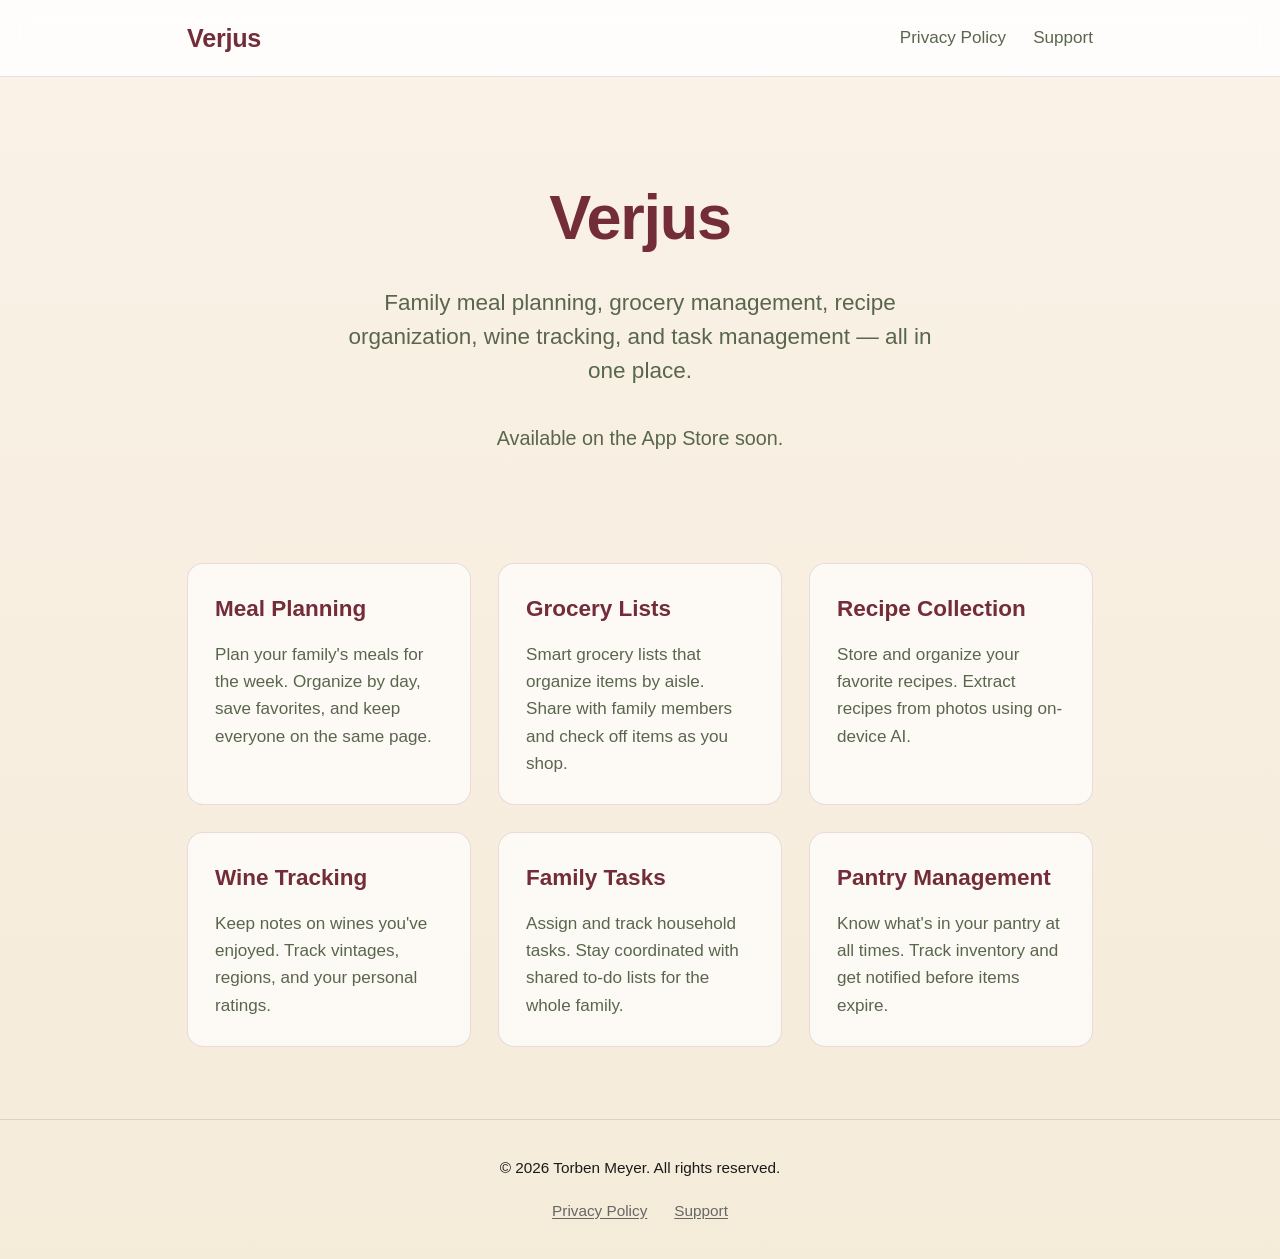
<file: index.html>
<!DOCTYPE html>
<html lang="en">
<head>
    <meta charset="UTF-8">
    <meta name="viewport" content="width=device-width, initial-scale=1.0">
    <title>Verjus — Family Meal Planning & Grocery Management</title>
    <link rel="stylesheet" href="style.css">
    <meta name="description" content="Verjus is the all-in-one app for family meal planning, grocery management, recipe organization, wine tracking, and task management.">
</head>
<body>
    <header>
        <nav>
            <span class="logo">Verjus</span>
            <div class="nav-links">
                <a href="privacy.html">Privacy Policy</a>
                <a href="support.html">Support</a>
            </div>
        </nav>
    </header>

    <main>
        <section class="hero">
            <h1>Verjus</h1>
            <p class="tagline">Family meal planning, grocery management, recipe organization, wine tracking, and task management — all in one place.</p>
            <p class="coming-soon">Available on the App Store soon.</p>
        </section>

        <section class="features">
            <div class="feature-card">
                <h2>Meal Planning</h2>
                <p>Plan your family's meals for the week. Organize by day, save favorites, and keep everyone on the same page.</p>
            </div>
            <div class="feature-card">
                <h2>Grocery Lists</h2>
                <p>Smart grocery lists that organize items by aisle. Share with family members and check off items as you shop.</p>
            </div>
            <div class="feature-card">
                <h2>Recipe Collection</h2>
                <p>Store and organize your favorite recipes. Extract recipes from photos using on-device AI.</p>
            </div>
            <div class="feature-card">
                <h2>Wine Tracking</h2>
                <p>Keep notes on wines you've enjoyed. Track vintages, regions, and your personal ratings.</p>
            </div>
            <div class="feature-card">
                <h2>Family Tasks</h2>
                <p>Assign and track household tasks. Stay coordinated with shared to-do lists for the whole family.</p>
            </div>
            <div class="feature-card">
                <h2>Pantry Management</h2>
                <p>Know what's in your pantry at all times. Track inventory and get notified before items expire.</p>
            </div>
        </section>
    </main>

    <footer>
        <p>&copy; 2026 Torben Meyer. All rights reserved.</p>
        <div class="footer-links">
            <a href="privacy.html">Privacy Policy</a>
            <a href="support.html">Support</a>
        </div>
    </footer>
</body>
</html>
</file>
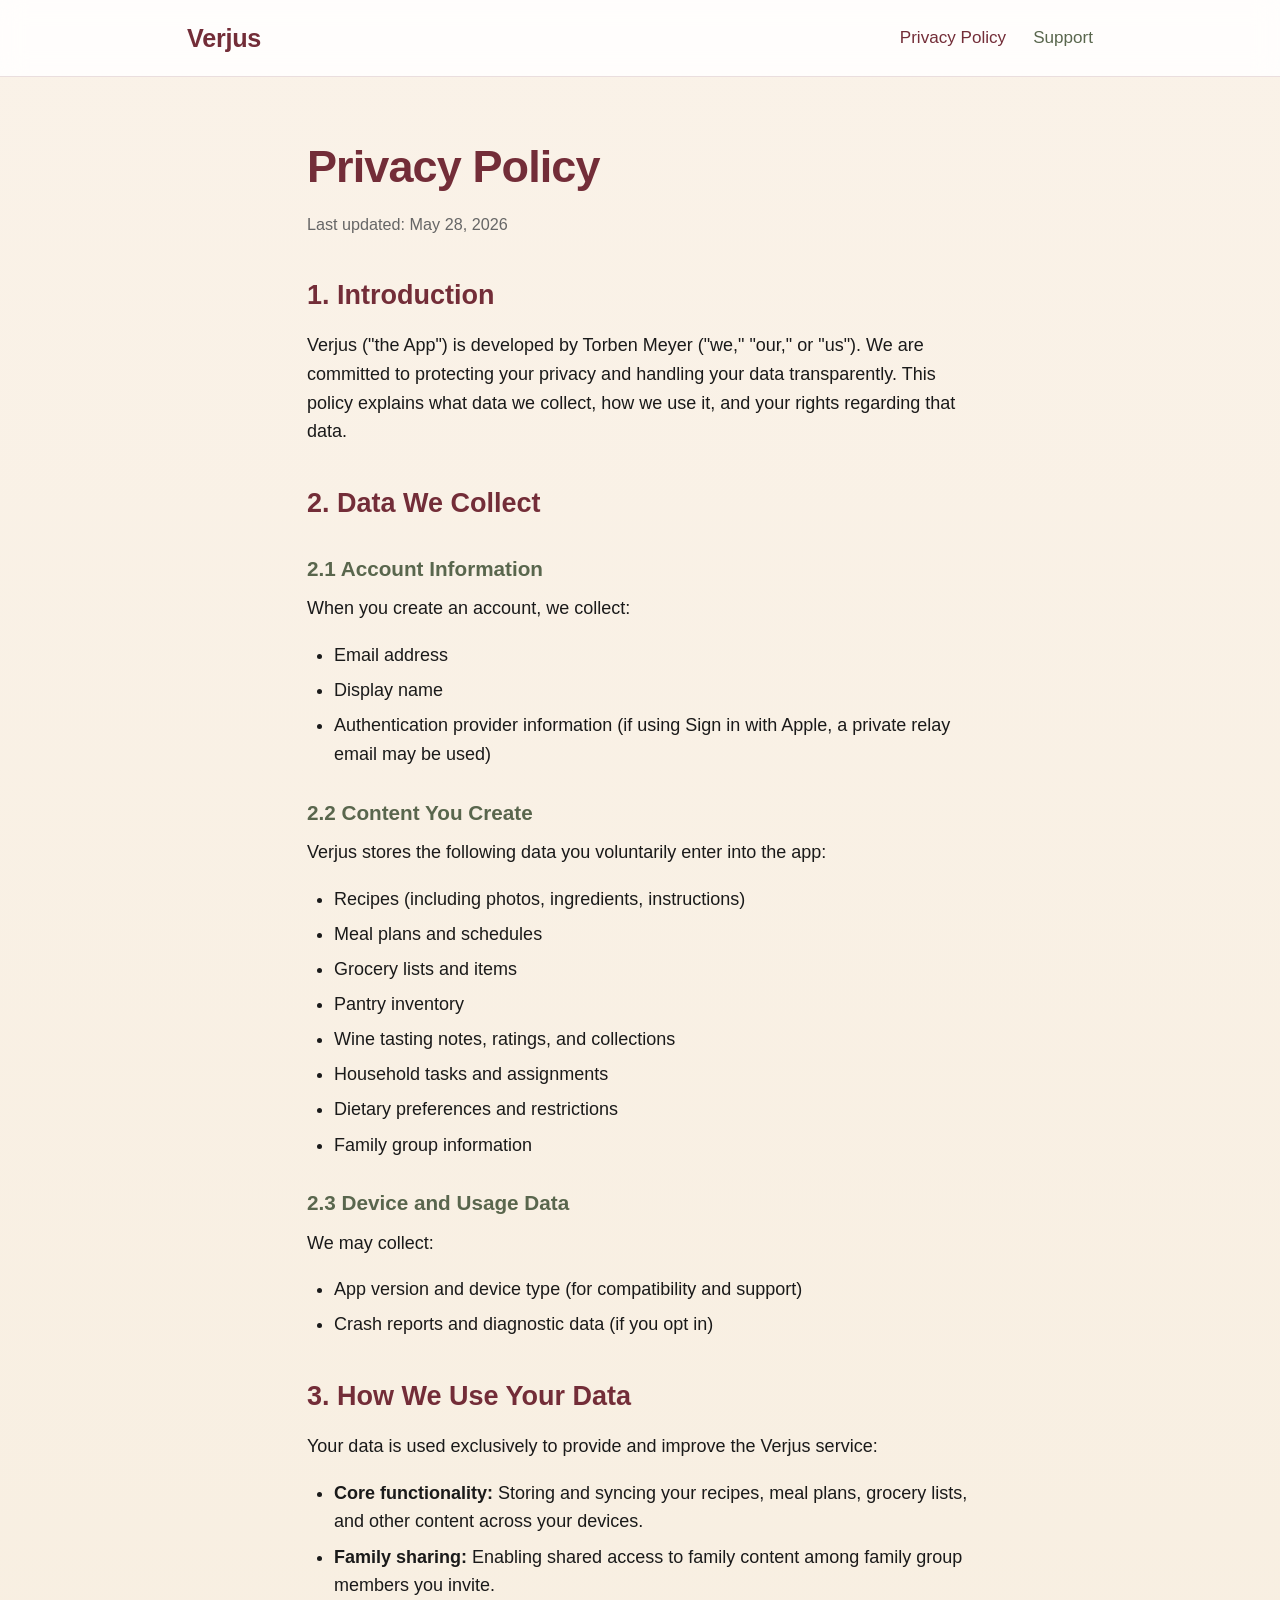
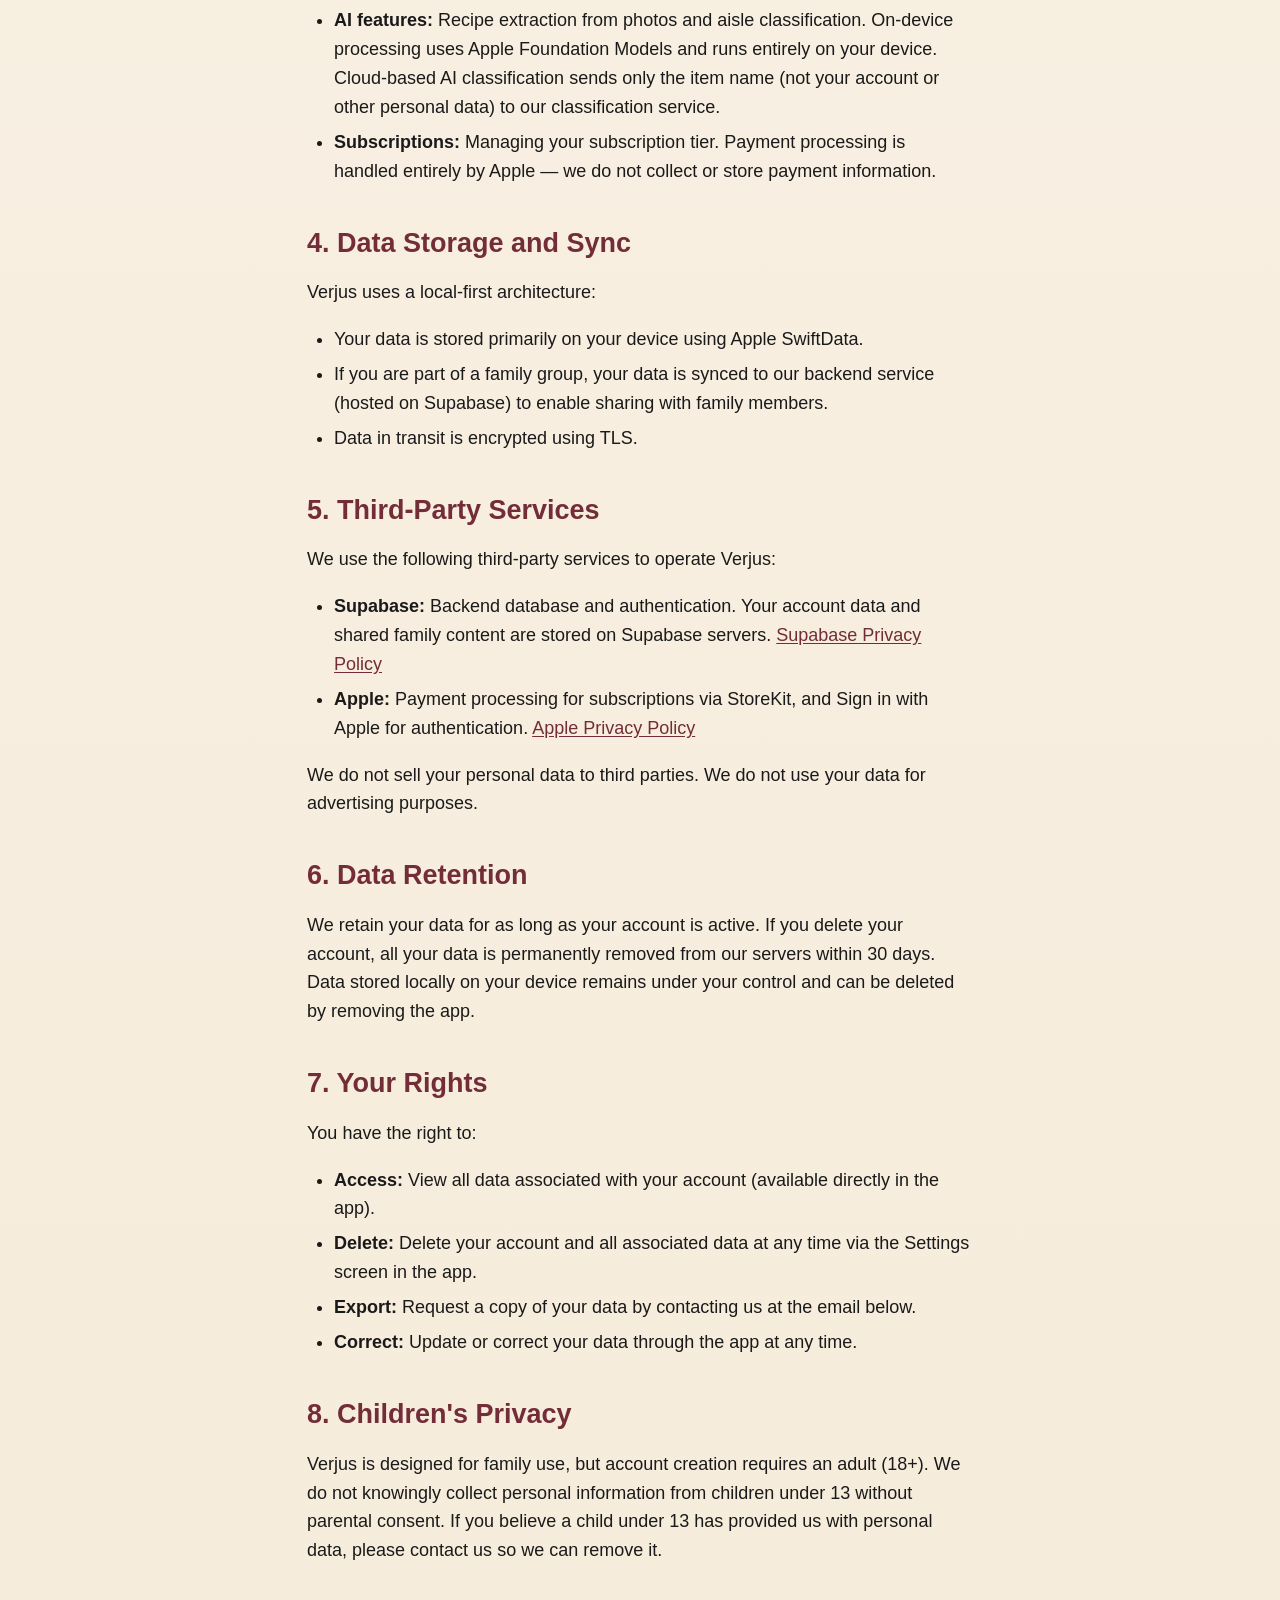
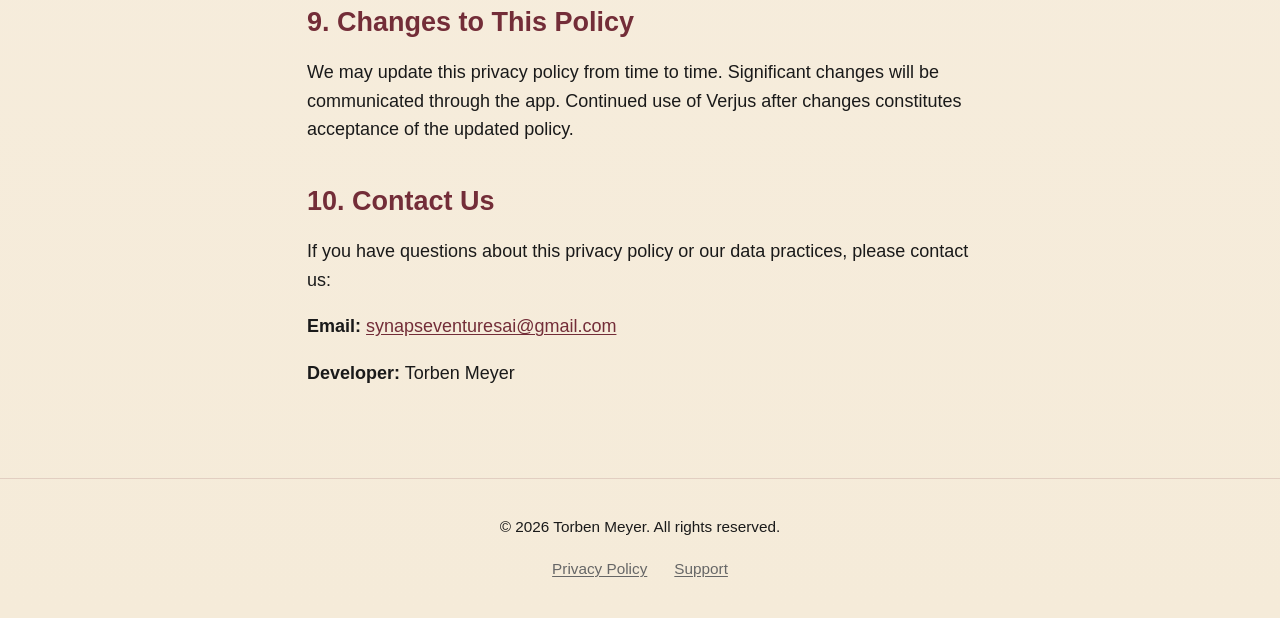
<file: privacy.html>
<!DOCTYPE html>
<html lang="en">
<head>
    <meta charset="UTF-8">
    <meta name="viewport" content="width=device-width, initial-scale=1.0">
    <title>Privacy Policy — Verjus</title>
    <link rel="stylesheet" href="style.css">
</head>
<body>
    <header>
        <nav>
            <span class="logo"><a href="index.html">Verjus</a></span>
            <div class="nav-links">
                <a href="privacy.html" aria-current="page">Privacy Policy</a>
                <a href="support.html">Support</a>
            </div>
        </nav>
    </header>

    <main class="legal-content">
        <h1>Privacy Policy</h1>
        <p class="last-updated">Last updated: May 28, 2026</p>

        <section>
            <h2>1. Introduction</h2>
            <p>Verjus ("the App") is developed by Torben Meyer ("we," "our," or "us"). We are committed to protecting your privacy and handling your data transparently. This policy explains what data we collect, how we use it, and your rights regarding that data.</p>
        </section>

        <section>
            <h2>2. Data We Collect</h2>

            <h3>2.1 Account Information</h3>
            <p>When you create an account, we collect:</p>
            <ul>
                <li>Email address</li>
                <li>Display name</li>
                <li>Authentication provider information (if using Sign in with Apple, a private relay email may be used)</li>
            </ul>

            <h3>2.2 Content You Create</h3>
            <p>Verjus stores the following data you voluntarily enter into the app:</p>
            <ul>
                <li>Recipes (including photos, ingredients, instructions)</li>
                <li>Meal plans and schedules</li>
                <li>Grocery lists and items</li>
                <li>Pantry inventory</li>
                <li>Wine tasting notes, ratings, and collections</li>
                <li>Household tasks and assignments</li>
                <li>Dietary preferences and restrictions</li>
                <li>Family group information</li>
            </ul>

            <h3>2.3 Device and Usage Data</h3>
            <p>We may collect:</p>
            <ul>
                <li>App version and device type (for compatibility and support)</li>
                <li>Crash reports and diagnostic data (if you opt in)</li>
            </ul>
        </section>

        <section>
            <h2>3. How We Use Your Data</h2>
            <p>Your data is used exclusively to provide and improve the Verjus service:</p>
            <ul>
                <li><strong>Core functionality:</strong> Storing and syncing your recipes, meal plans, grocery lists, and other content across your devices.</li>
                <li><strong>Family sharing:</strong> Enabling shared access to family content among family group members you invite.</li>
                <li><strong>AI features:</strong> Recipe extraction from photos and aisle classification. On-device processing uses Apple Foundation Models and runs entirely on your device. Cloud-based AI classification sends only the item name (not your account or other personal data) to our classification service.</li>
                <li><strong>Subscriptions:</strong> Managing your subscription tier. Payment processing is handled entirely by Apple — we do not collect or store payment information.</li>
            </ul>
        </section>

        <section>
            <h2>4. Data Storage and Sync</h2>
            <p>Verjus uses a local-first architecture:</p>
            <ul>
                <li>Your data is stored primarily on your device using Apple SwiftData.</li>
                <li>If you are part of a family group, your data is synced to our backend service (hosted on Supabase) to enable sharing with family members.</li>
                <li>Data in transit is encrypted using TLS.</li>
            </ul>
        </section>

        <section>
            <h2>5. Third-Party Services</h2>
            <p>We use the following third-party services to operate Verjus:</p>
            <ul>
                <li><strong>Supabase:</strong> Backend database and authentication. Your account data and shared family content are stored on Supabase servers. <a href="https://supabase.com/privacy">Supabase Privacy Policy</a></li>
                <li><strong>Apple:</strong> Payment processing for subscriptions via StoreKit, and Sign in with Apple for authentication. <a href="https://www.apple.com/legal/privacy/">Apple Privacy Policy</a></li>
            </ul>
            <p>We do not sell your personal data to third parties. We do not use your data for advertising purposes.</p>
        </section>

        <section>
            <h2>6. Data Retention</h2>
            <p>We retain your data for as long as your account is active. If you delete your account, all your data is permanently removed from our servers within 30 days. Data stored locally on your device remains under your control and can be deleted by removing the app.</p>
        </section>

        <section>
            <h2>7. Your Rights</h2>
            <p>You have the right to:</p>
            <ul>
                <li><strong>Access:</strong> View all data associated with your account (available directly in the app).</li>
                <li><strong>Delete:</strong> Delete your account and all associated data at any time via the Settings screen in the app.</li>
                <li><strong>Export:</strong> Request a copy of your data by contacting us at the email below.</li>
                <li><strong>Correct:</strong> Update or correct your data through the app at any time.</li>
            </ul>
        </section>

        <section>
            <h2>8. Children's Privacy</h2>
            <p>Verjus is designed for family use, but account creation requires an adult (18+). We do not knowingly collect personal information from children under 13 without parental consent. If you believe a child under 13 has provided us with personal data, please contact us so we can remove it.</p>
        </section>

        <section>
            <h2>9. Changes to This Policy</h2>
            <p>We may update this privacy policy from time to time. Significant changes will be communicated through the app. Continued use of Verjus after changes constitutes acceptance of the updated policy.</p>
        </section>

        <section>
            <h2>10. Contact Us</h2>
            <p>If you have questions about this privacy policy or our data practices, please contact us:</p>
            <p><strong>Email:</strong> <a href="mailto:synapseventuresai@gmail.com">synapseventuresai@gmail.com</a></p>
            <p><strong>Developer:</strong> Torben Meyer</p>
        </section>
    </main>

    <footer>
        <p>&copy; 2026 Torben Meyer. All rights reserved.</p>
        <div class="footer-links">
            <a href="privacy.html">Privacy Policy</a>
            <a href="support.html">Support</a>
        </div>
    </footer>
</body>
</html>
</file>
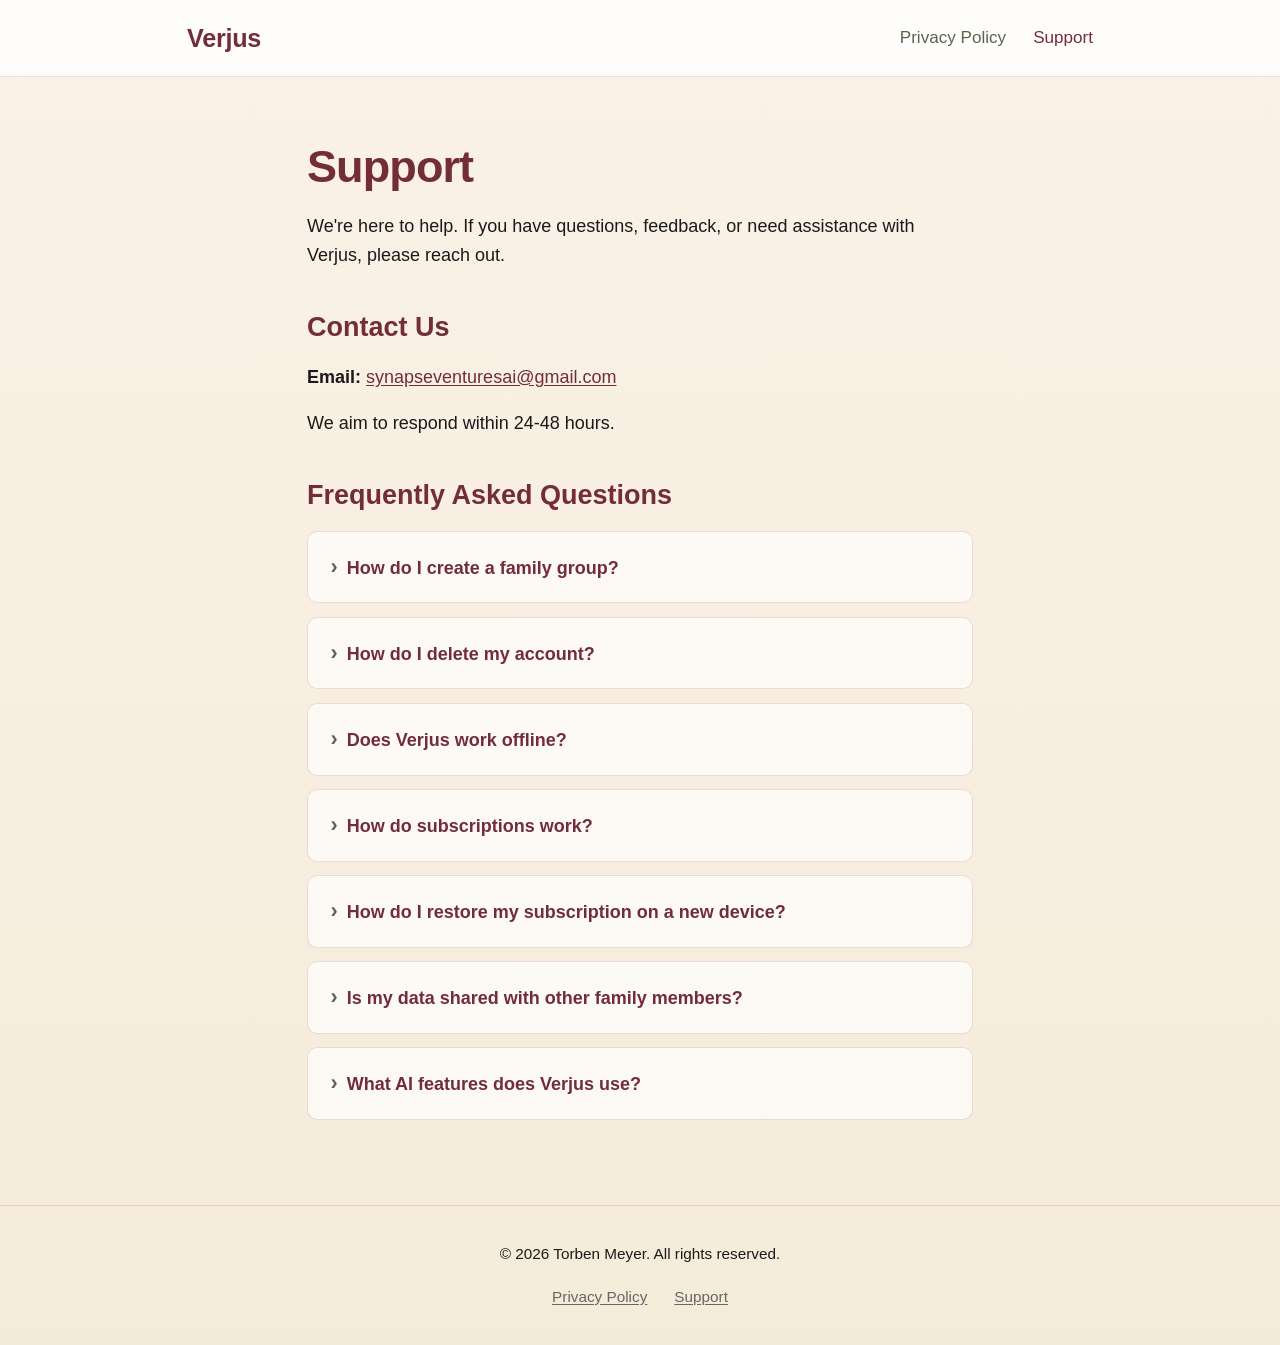
<file: support.html>
<!DOCTYPE html>
<html lang="en">
<head>
    <meta charset="UTF-8">
    <meta name="viewport" content="width=device-width, initial-scale=1.0">
    <title>Support — Verjus</title>
    <link rel="stylesheet" href="style.css">
</head>
<body>
    <header>
        <nav>
            <span class="logo"><a href="index.html">Verjus</a></span>
            <div class="nav-links">
                <a href="privacy.html">Privacy Policy</a>
                <a href="support.html" aria-current="page">Support</a>
            </div>
        </nav>
    </header>

    <main class="legal-content">
        <h1>Support</h1>
        <p>We're here to help. If you have questions, feedback, or need assistance with Verjus, please reach out.</p>

        <section>
            <h2>Contact Us</h2>
            <p><strong>Email:</strong> <a href="mailto:synapseventuresai@gmail.com">synapseventuresai@gmail.com</a></p>
            <p>We aim to respond within 24-48 hours.</p>
        </section>

        <section>
            <h2>Frequently Asked Questions</h2>

            <details>
                <summary>How do I create a family group?</summary>
                <p>Open the app, go to Settings &gt; Family, and tap "Create Family." You'll receive a 6-digit join code to share with family members. They can join by entering that code in their app.</p>
            </details>

            <details>
                <summary>How do I delete my account?</summary>
                <p>Go to Settings &gt; Account &gt; Delete Account. This permanently removes all your data from our servers. Data stored locally on your device will be removed when you delete the app.</p>
            </details>

            <details>
                <summary>Does Verjus work offline?</summary>
                <p>Yes. Verjus stores your data locally on your device first. If you're part of a family group, changes will sync automatically when you're back online.</p>
            </details>

            <details>
                <summary>How do subscriptions work?</summary>
                <p>Verjus offers three subscription tiers: Plus, Pro, and Premium. Each unlocks additional features like advanced AI recipe extraction, additional family members, and enhanced wine tracking. Subscriptions are managed through your Apple ID and can be canceled anytime in your device Settings &gt; Apple ID &gt; Subscriptions.</p>
            </details>

            <details>
                <summary>How do I restore my subscription on a new device?</summary>
                <p>Install Verjus on your new device, sign in with the same Apple ID, then go to Settings &gt; Subscription &gt; Restore Purchases. Your subscription will be restored automatically.</p>
            </details>

            <details>
                <summary>Is my data shared with other family members?</summary>
                <p>Only if you create or join a family group. When you add content to a shared family, it becomes visible to all members of that family. Personal data outside the family group remains private.</p>
            </details>

            <details>
                <summary>What AI features does Verjus use?</summary>
                <p>Verjus uses on-device AI (Apple Foundation Models) for recipe extraction from photos and aisle classification of grocery items. Processing happens entirely on your device — no data is sent to external AI services for these features.</p>
            </details>
        </section>
    </main>

    <footer>
        <p>&copy; 2026 Torben Meyer. All rights reserved.</p>
        <div class="footer-links">
            <a href="privacy.html">Privacy Policy</a>
            <a href="support.html">Support</a>
        </div>
    </footer>
</body>
</html>
</file>
<file: style.css>
/* Verjus Brand Colors */
:root {
    --primary-burgundy: #732D38;
    --primary-burgundy-dark: #5A232C;
    --text-olive: #59664D;
    --background-warm: #FAF2E8;
    --background-warm2: #F5EBD9;
    --card-bg: rgba(255, 255, 255, 0.7);
    --card-stroke: rgba(115, 45, 56, 0.15);
    --tag-bg: rgba(115, 45, 56, 0.12);
    --text-dark: #1a1a1a;
    --text-muted: #666;
    --radius: 16px;
    --radius-sm: 10px;
}

/* Reset & Base */
*,
*::before,
*::after {
    box-sizing: border-box;
    margin: 0;
    padding: 0;
}

html {
    font-size: 18px;
    -webkit-font-smoothing: antialiased;
    -moz-osx-font-smoothing: grayscale;
}

body {
    font-family: -apple-system, BlinkMacSystemFont, "Segoe UI", Roboto, Helvetica, Arial, sans-serif;
    color: var(--text-dark);
    background: linear-gradient(180deg, var(--background-warm) 0%, var(--background-warm2) 100%);
    min-height: 100vh;
    line-height: 1.6;
}

/* Typography */
h1 {
    font-size: 2.5rem;
    color: var(--primary-burgundy);
    font-weight: 700;
    letter-spacing: -0.02em;
}

h2 {
    font-size: 1.5rem;
    color: var(--primary-burgundy);
    font-weight: 600;
    margin-top: 2rem;
    margin-bottom: 0.75rem;
}

h3 {
    font-size: 1.15rem;
    color: var(--text-olive);
    font-weight: 600;
    margin-top: 1.5rem;
    margin-bottom: 0.5rem;
}

p {
    margin-bottom: 1rem;
    color: var(--text-dark);
}

a {
    color: var(--primary-burgundy);
    text-decoration: underline;
    text-underline-offset: 2px;
}

a:hover {
    color: var(--primary-burgundy-dark);
}

ul {
    margin-bottom: 1rem;
    padding-left: 1.5rem;
}

li {
    margin-bottom: 0.35rem;
}

/* Header / Navigation */
header {
    background: rgba(255, 255, 255, 0.85);
    backdrop-filter: blur(12px);
    -webkit-backdrop-filter: blur(12px);
    border-bottom: 1px solid var(--card-stroke);
    position: sticky;
    top: 0;
    z-index: 10;
}

nav {
    max-width: 960px;
    margin: 0 auto;
    padding: 1rem 1.5rem;
    display: flex;
    justify-content: space-between;
    align-items: center;
}

.logo {
    font-size: 1.4rem;
    font-weight: 700;
    color: var(--primary-burgundy);
    letter-spacing: -0.01em;
}

.logo a {
    text-decoration: none;
    color: inherit;
}

.nav-links {
    display: flex;
    gap: 1.5rem;
}

.nav-links a {
    text-decoration: none;
    font-size: 0.95rem;
    color: var(--text-olive);
    font-weight: 500;
}

.nav-links a:hover,
.nav-links a[aria-current="page"] {
    color: var(--primary-burgundy);
}

/* Hero */
.hero {
    text-align: center;
    padding: 5rem 1.5rem 3rem;
    max-width: 640px;
    margin: 0 auto;
}

.hero h1 {
    font-size: 3.5rem;
    margin-bottom: 1rem;
}

.tagline {
    font-size: 1.25rem;
    color: var(--text-olive);
    margin-bottom: 2rem;
    line-height: 1.5;
}

.coming-soon {
    font-size: 1.1rem;
    color: var(--text-olive);
    font-weight: 500;
}

/* Features Grid */
.features {
    max-width: 960px;
    margin: 0 auto;
    padding: 2rem 1.5rem 4rem;
    display: grid;
    grid-template-columns: repeat(auto-fill, minmax(280px, 1fr));
    gap: 1.5rem;
}

.feature-card {
    background: var(--card-bg);
    border: 1px solid var(--card-stroke);
    border-radius: var(--radius);
    padding: 1.5rem;
    transition: transform 0.2s, box-shadow 0.2s;
}

.feature-card:hover {
    transform: translateY(-2px);
    box-shadow: 0 4px 16px rgba(115, 45, 56, 0.08);
}

.feature-card h2 {
    margin-top: 0;
    font-size: 1.25rem;
}

.feature-card p {
    color: var(--text-olive);
    margin-bottom: 0;
    font-size: 0.95rem;
}

/* Legal Content (Privacy & Support) */
.legal-content {
    max-width: 720px;
    margin: 0 auto;
    padding: 3rem 1.5rem 4rem;
}

.legal-content h1 {
    margin-bottom: 0.5rem;
}

.last-updated {
    color: var(--text-muted);
    font-size: 0.9rem;
    margin-bottom: 2rem;
}

/* FAQ Details */
details {
    background: var(--card-bg);
    border: 1px solid var(--card-stroke);
    border-radius: var(--radius-sm);
    padding: 1rem 1.25rem;
    margin-bottom: 0.75rem;
    cursor: pointer;
}

details summary {
    font-weight: 600;
    color: var(--primary-burgundy);
    font-size: 1rem;
    list-style: none;
}

details summary::-webkit-details-marker {
    display: none;
}

details summary::before {
    content: "›";
    display: inline-block;
    margin-right: 0.5rem;
    transition: transform 0.2s;
    font-size: 1.2rem;
    color: var(--text-olive);
}

details[open] summary::before {
    transform: rotate(90deg);
}

details p {
    margin-top: 0.75rem;
    margin-bottom: 0;
    padding-left: 1.2rem;
    color: var(--text-olive);
    font-size: 0.95rem;
}

/* Footer */
footer {
    text-align: center;
    padding: 2rem 1.5rem;
    color: var(--text-muted);
    font-size: 0.85rem;
    border-top: 1px solid var(--card-stroke);
}

.footer-links {
    display: flex;
    justify-content: center;
    gap: 1.5rem;
    margin-top: 0.5rem;
}

.footer-links a {
    font-size: 0.85rem;
    color: var(--text-muted);
}

/* Responsive */
@media (max-width: 600px) {
    html {
        font-size: 16px;
    }

    .hero h1 {
        font-size: 2.5rem;
    }

    .features {
        grid-template-columns: 1fr;
    }

    nav {
        flex-direction: column;
        gap: 0.5rem;
    }
}
</file>
